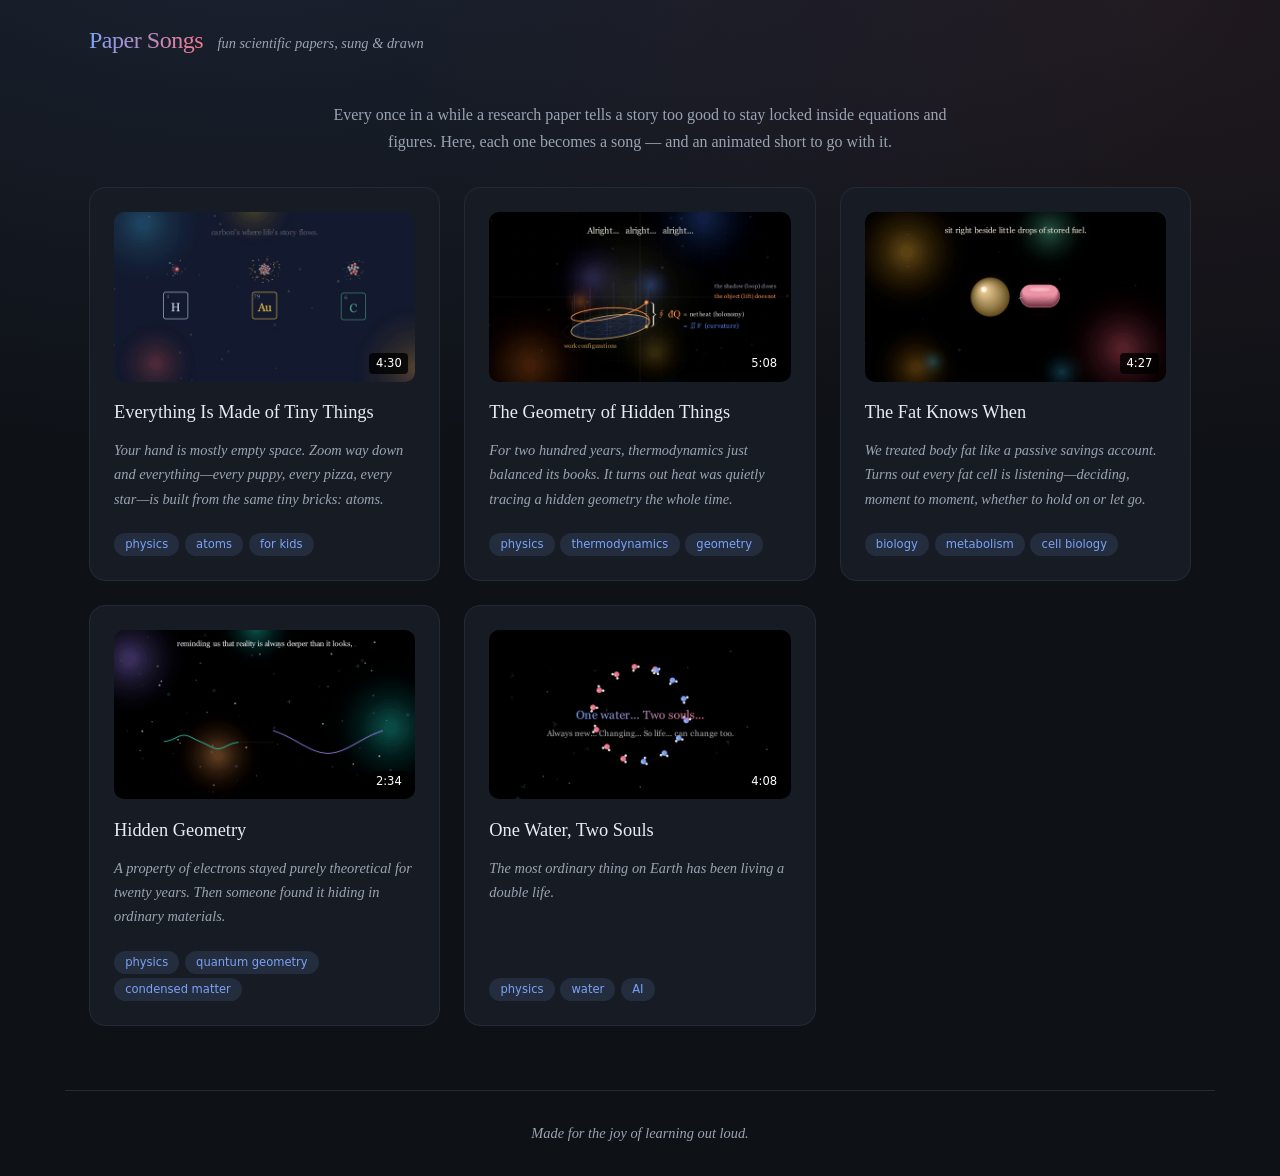
<file: index.html>
<!DOCTYPE html>
<html lang="en">
<head>
  <meta charset="UTF-8">
  <meta name="viewport" content="width=device-width, initial-scale=1.0">
  <title>Paper Songs</title>
  <link rel="stylesheet" href="assets/style.css?v=6">
</head>
<body>
  <header class="top-bar">
    <a class="brand" href="." data-home>Paper Songs</a>
    <span class="brand-tag">fun scientific papers, sung &amp; drawn</span>
  </header>

  <section id="hero" class="hero" hidden>
    <p class="intro">Every once in a while a research paper tells a story too good to
    stay locked inside equations and figures. Here, each one becomes a song —
    and an animated short to go with it.</p>
  </section>

  <main>
    <div id="gallery" class="gallery" hidden>
      <p class="loading">Loading songs&hellip;</p>
    </div>

    <div id="watch" class="watch-grid" hidden>
      <div id="watch-main"></div>
      <aside id="watch-side"></aside>
    </div>
  </main>

  <footer class="site-footer">
    <p>Made for the joy of learning out loud.</p>
  </footer>

  <script src="assets/app.js?v=6"></script>
  <script>initApp();</script>
</body>
</html>
</file>
<file: assets/style.css>
:root {
  --bg: #0e1116;
  --surface: #171c24;
  --surface-2: #232b37;
  --text: #e8ecf1;
  --text-dim: #9aa4b2;
  --accent: #7aa2f7;
  --accent-2: #f7768e;
  --radius: 16px;
  --max-width: 1150px;
}

* { box-sizing: border-box; }

/* The router toggles views via the hidden attribute; it must always win,
   even over display rules like .gallery { display: grid }. */
[hidden] { display: none !important; }

body {
  margin: 0;
  background: var(--bg);
  background-image:
    radial-gradient(ellipse 80% 50% at 20% -10%, rgba(122, 162, 247, 0.12), transparent),
    radial-gradient(ellipse 60% 40% at 90% 0%, rgba(247, 118, 142, 0.08), transparent);
  background-repeat: no-repeat;
  color: var(--text);
  font-family: Georgia, "Times New Roman", serif;
  line-height: 1.7;
}

a { color: var(--accent); text-decoration: none; }
a:hover { text-decoration: underline; }
a.back { color: var(--text-dim); font-family: system-ui, sans-serif; font-size: 0.9rem; }

.top-bar, .hero, main, .site-footer {
  max-width: var(--max-width);
  margin: 0 auto;
  padding: 1rem 1.5rem;
}

.top-bar {
  display: flex;
  align-items: baseline;
  gap: 0.9rem;
  padding-top: 1.25rem;
}

.brand {
  font-size: 1.5rem;
  letter-spacing: -0.02em;
  background: linear-gradient(100deg, var(--accent), var(--accent-2));
  -webkit-background-clip: text;
  background-clip: text;
  color: transparent;
}

.brand:hover { text-decoration: none; }

.brand-tag {
  color: var(--text-dim);
  font-style: italic;
  font-size: 0.9rem;
}

.hero { padding-top: 1.5rem; padding-bottom: 1rem; text-align: center; }

.intro {
  color: var(--text-dim);
  max-width: 620px;
  margin: 0 auto;
  font-size: 1rem;
}

.loading { color: var(--text-dim); }

/* ---- Gallery ---- */
.gallery {
  display: grid;
  grid-template-columns: repeat(auto-fill, minmax(300px, 1fr));
  gap: 1.5rem;
}

.card {
  display: flex;
  flex-direction: column;
  gap: 0.6rem;
  background: var(--surface);
  border: 1px solid var(--surface-2);
  border-radius: var(--radius);
  padding: 1.5rem;
  color: var(--text);
  transition: transform 0.15s ease, border-color 0.15s ease;
}

.card:hover {
  transform: translateY(-4px);
  border-color: var(--accent);
  text-decoration: none;
}

.card h2 { margin: 0; font-size: 1.15rem; font-weight: normal; }
.card .hook { color: var(--text-dim); font-style: italic; margin: 0; font-size: 0.9rem; }
.card .tags { margin-top: auto; padding-top: 0.5rem; }

.thumb {
  position: relative;
  aspect-ratio: 16 / 9;
  border-radius: 10px;
  overflow: hidden;
  background: #000;
  margin-bottom: 0.35rem;
}

.thumb img {
  width: 100%;
  height: 100%;
  object-fit: cover;
  display: block;
  transition: transform 0.25s ease;
}

.card:hover .thumb img { transform: scale(1.04); }

.duration {
  position: absolute;
  bottom: 0.45rem;
  right: 0.45rem;
  background: rgba(0, 0, 0, 0.8);
  color: #fff;
  font-family: system-ui, sans-serif;
  font-size: 0.72rem;
  padding: 0.05rem 0.4rem;
  border-radius: 4px;
}

.tag {
  display: inline-block;
  font-family: system-ui, sans-serif;
  font-size: 0.72rem;
  color: var(--accent);
  background: rgba(122, 162, 247, 0.12);
  border-radius: 999px;
  padding: 0.1rem 0.7rem;
  margin-right: 0.35rem;
}

/* ---- Watch view (YouTube style) ---- */
.watch-grid {
  display: grid;
  grid-template-columns: minmax(0, 1fr) 350px;
  gap: 1.75rem;
  align-items: start;
}

@media (max-width: 880px) {
  .watch-grid { grid-template-columns: 1fr; }
}

#watch-main h1 {
  margin: 0.75rem 0;
  font-size: 1.55rem;
  font-weight: normal;
  background: linear-gradient(100deg, var(--accent), var(--accent-2));
  -webkit-background-clip: text;
  background-clip: text;
  color: transparent;
}

#watch-main video {
  width: 100%;
  border-radius: var(--radius);
  background: #000;
  box-shadow: 0 20px 60px rgba(0, 0, 0, 0.5);
}

.side-card {
  display: flex;
  gap: 0.7rem;
  color: var(--text);
  margin-bottom: 1rem;
}

.side-card:hover { text-decoration: none; }
.side-card:hover h3 { color: var(--accent); }

.side-card .thumb {
  flex: 0 0 168px;
  aspect-ratio: 16 / 9;
  border-radius: 8px;
  margin-bottom: 0;
}

.side-meta h3 {
  margin: 0 0 0.25rem;
  font-size: 0.95rem;
  font-weight: normal;
  line-height: 1.35;
}

.side-meta p {
  margin: 0;
  color: var(--text-dim);
  font-size: 0.8rem;
  font-style: italic;
}

.side-note {
  color: var(--text-dim);
  font-style: italic;
  font-size: 0.9rem;
  background: var(--surface);
  border: 1px dashed var(--surface-2);
  border-radius: var(--radius);
  padding: 1rem 1.25rem;
}

/* YouTube-style collapsible description */
.description {
  position: relative;
  background: var(--surface);
  border: 1px solid var(--surface-2);
  border-radius: var(--radius);
  padding: 1rem 1.35rem;
  font-size: 0.98rem;
}

.description p { margin: 0 0 0.9rem; }
.description p:last-child { margin-bottom: 0; }

.description.collapsed {
  max-height: 8.2rem;
  overflow: hidden;
  cursor: pointer;
}

.description.collapsed::after {
  content: "";
  position: absolute;
  bottom: 0;
  left: 0;
  right: 0;
  height: 3.5rem;
  background: linear-gradient(transparent, var(--surface));
  border-radius: 0 0 var(--radius) var(--radius);
}

.more-btn {
  display: block;
  background: none;
  border: none;
  color: var(--text-dim);
  font-family: system-ui, sans-serif;
  font-size: 0.9rem;
  cursor: pointer;
  padding: 0.5rem 0.25rem;
}

.more-btn:hover { color: var(--text); }

.description .hook { font-style: italic; color: var(--text); margin-bottom: 1rem; }

.paper-link {
  color: var(--text-dim);
  font-family: system-ui, sans-serif;
  font-size: 0.9rem;
  border-top: 1px solid var(--surface-2);
  padding-top: 1rem;
  margin-top: 1rem;
}

.lyrics-box {
  margin: 1.5rem 0;
}

.lyrics-box summary {
  cursor: pointer;
  color: var(--accent);
  font-family: system-ui, sans-serif;
  font-size: 0.95rem;
}

.lyrics {
  background: var(--surface);
  border: 1px solid var(--surface-2);
  border-radius: var(--radius);
  padding: 1.25rem 1.5rem;
  margin-top: 0.75rem;
  white-space: pre-wrap;
  font-size: 1rem;
}

.site-footer {
  color: var(--text-dim);
  font-style: italic;
  font-size: 0.9rem;
  text-align: center;
  border-top: 1px solid var(--surface-2);
  margin-top: 3rem;
}
</file>
